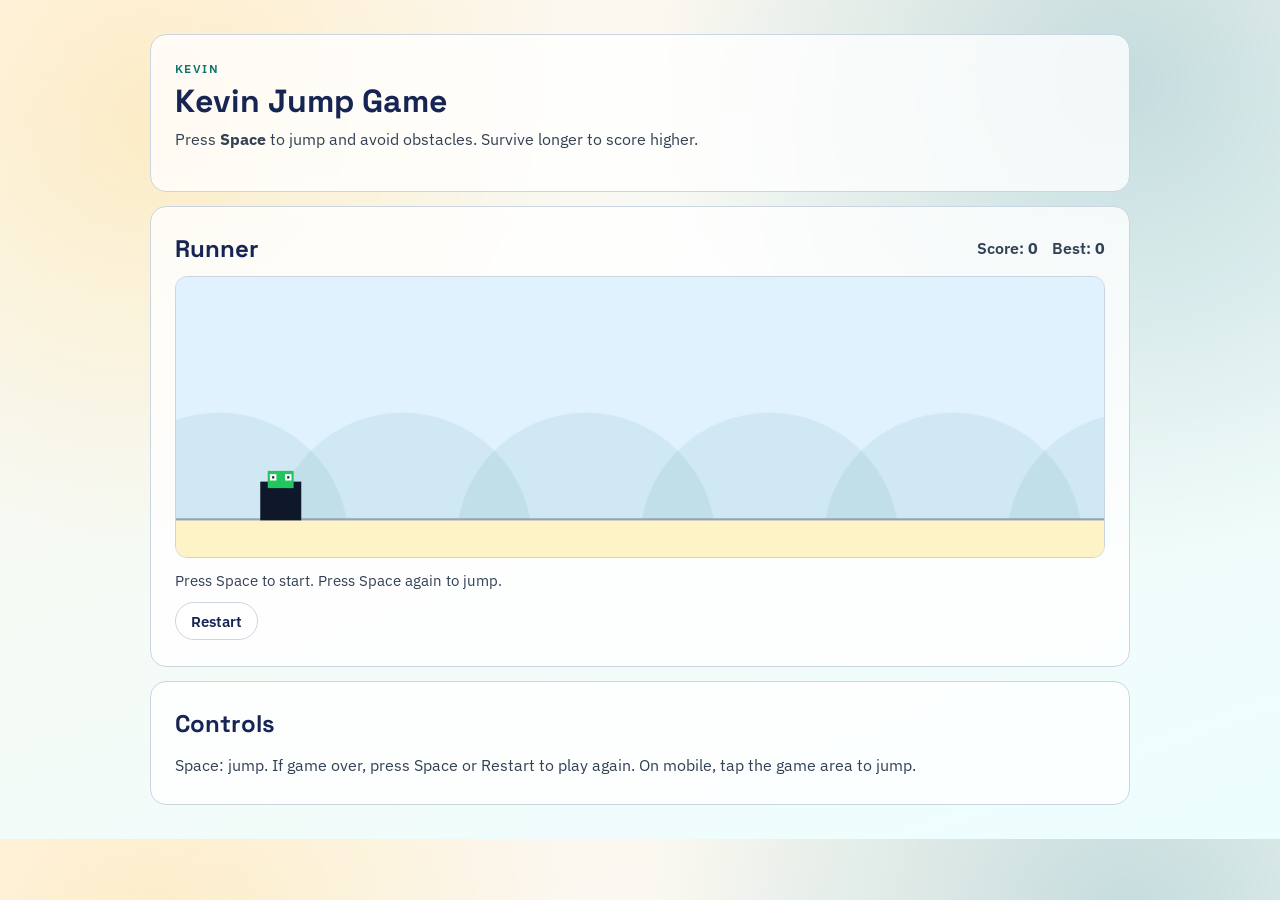
<file: index.html>
<!doctype html>
<html lang="en">
  <head>
    <meta charset="utf-8">
    <meta name="viewport" content="width=device-width, initial-scale=1">
    <title>Kevin Jump Game</title>
    <meta name="description" content="Kevin's mini browser game. Press Space to jump over obstacles.">
    <link rel="preconnect" href="https://fonts.googleapis.com">
    <link rel="preconnect" href="https://fonts.gstatic.com" crossorigin>
    <link
      href="https://fonts.googleapis.com/css2?family=IBM+Plex+Sans:wght@400;500;600&family=Space+Grotesk:wght@500;700&display=swap"
      rel="stylesheet"
    >
    <link rel="stylesheet" href="assets/css/style.css">
  </head>
  <body>
    <main class="page">
      <section class="panel hero">
        <p class="eyebrow">Kevin</p>
        <h1>Kevin Jump Game</h1>
        <p class="lead">
          Press <strong>Space</strong> to jump and avoid obstacles. Survive longer to score higher.
        </p>
      </section>

      <section class="panel game-panel">
        <div class="game-header">
          <h2>Runner</h2>
          <div class="scoreboard">
            <span>Score: <strong id="score">0</strong></span>
            <span>Best: <strong id="best-score">0</strong></span>
          </div>
        </div>
        <canvas id="game-canvas" width="860" height="260" aria-label="Kevin jump game area"></canvas>
        <p id="game-message" class="game-message">Press Space to start. Press Space again to jump.</p>
        <div class="actions">
          <button id="restart-btn" class="btn secondary" type="button">Restart</button>
        </div>
      </section>

      <section class="panel">
        <h2>Controls</h2>
        <p class="control-hint">
          Space: jump. If game over, press Space or Restart to play again.
          On mobile, tap the game area to jump.
        </p>
      </section>

    </main>
    <script src="assets/js/game.js"></script>
    <script>
      window.difyChatbotConfig = { token: '7CGqH7T8PcWYljA3', baseUrl: 'https://udify.app' }
    </script>
    <script src="https://udify.app/embed.min.js" id="7CGqH7T8PcWYljA3" defer></script>
  </body>
</html>
</file>
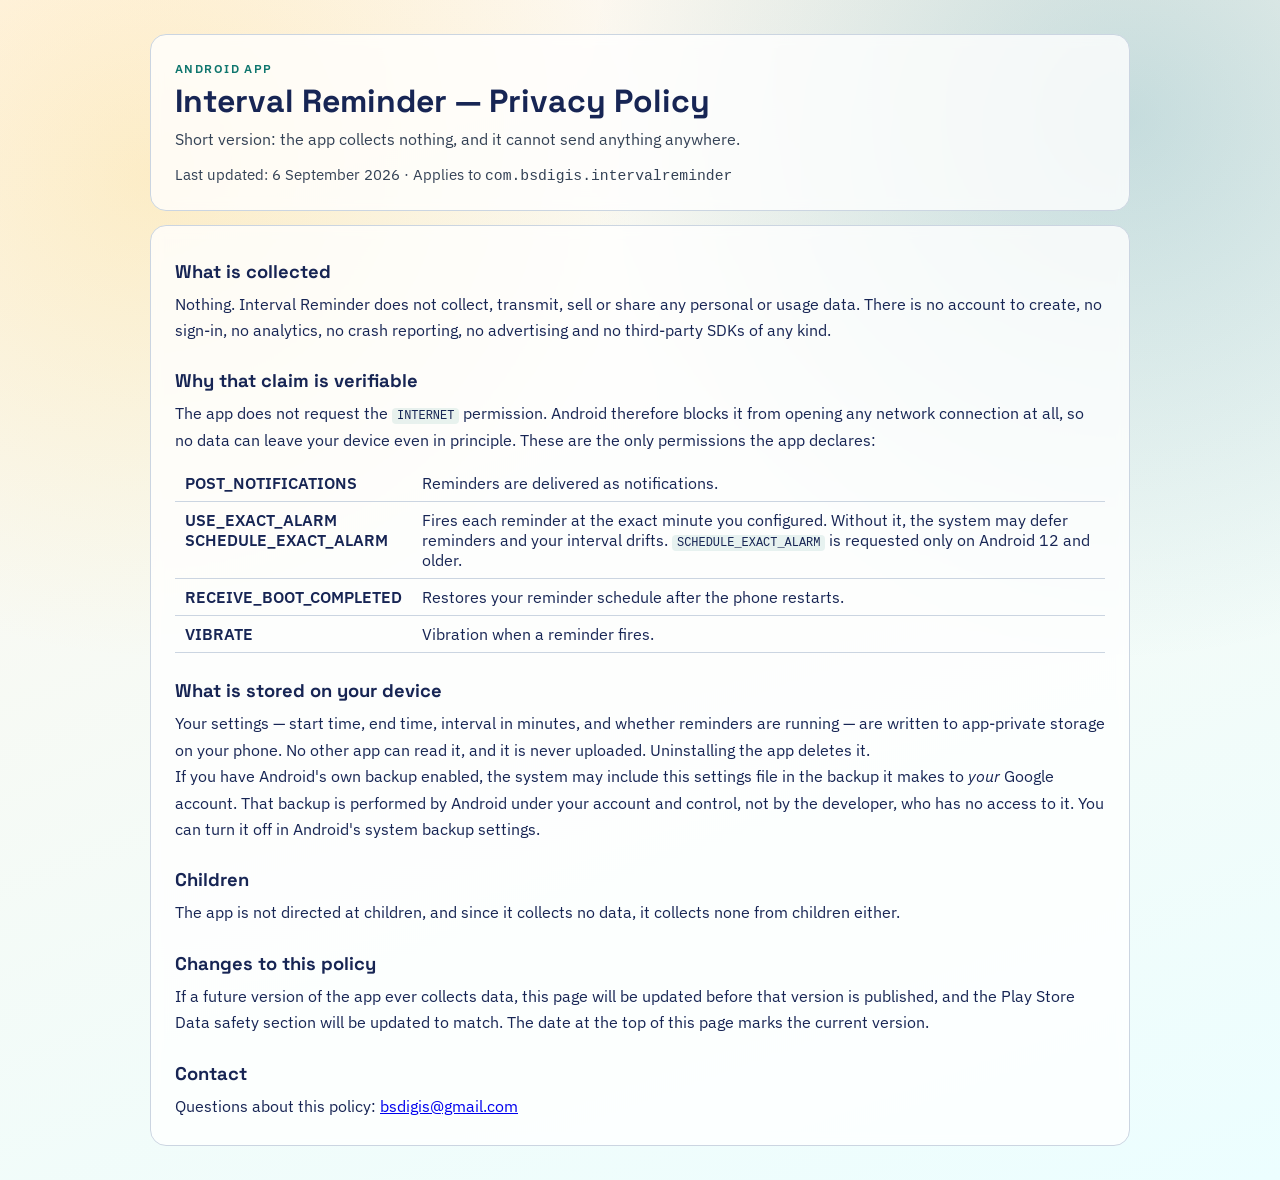
<file: interval-reminder/privacy.html>
<!doctype html>
<html lang="en">
  <head>
    <meta charset="utf-8">
    <meta name="viewport" content="width=device-width, initial-scale=1">
    <title>Privacy Policy — Interval Reminder</title>
    <meta name="description" content="Privacy policy for the Interval Reminder Android app: no data is collected, and the app has no internet access.">
    <link rel="preconnect" href="https://fonts.googleapis.com">
    <link rel="preconnect" href="https://fonts.gstatic.com" crossorigin>
    <link
      href="https://fonts.googleapis.com/css2?family=IBM+Plex+Sans:wght@400;500;600&family=Space+Grotesk:wght@500;700&display=swap"
      rel="stylesheet"
    >
    <link rel="stylesheet" href="../assets/css/style.css">
    <style>
      .prose h2 { margin: 26px 0 8px; font-size: 1.15rem; }
      .prose h2:first-of-type { margin-top: 8px; }
      .prose p, .prose li { line-height: 1.65; }
      .prose ul { padding-left: 20px; }
      .prose table { width: 100%; border-collapse: collapse; margin: 12px 0; }
      .prose th, .prose td { text-align: left; padding: 8px 10px; border-bottom: 1px solid var(--line); vertical-align: top; }
      .prose th { font-weight: 600; white-space: nowrap; }
      .prose code { background: rgba(15, 118, 110, 0.09); padding: 1px 5px; border-radius: 4px; font-size: 0.92em; }
      .updated { color: var(--muted); font-size: 0.92rem; }
    </style>
  </head>
  <body>
    <main class="page">
      <section class="panel hero">
        <p class="eyebrow">Android app</p>
        <h1>Interval Reminder — Privacy Policy</h1>
        <p class="lead">Short version: the app collects nothing, and it cannot send anything anywhere.</p>
        <p class="updated">Last updated: 6 September 2026 · Applies to <code>com.bsdigis.intervalreminder</code></p>
      </section>

      <section class="panel prose">
        <h2>What is collected</h2>
        <p>
          Nothing. Interval Reminder does not collect, transmit, sell or share any personal or
          usage data. There is no account to create, no sign-in, no analytics, no crash
          reporting, no advertising and no third-party SDKs of any kind.
        </p>

        <h2>Why that claim is verifiable</h2>
        <p>
          The app does not request the <code>INTERNET</code> permission. Android therefore blocks
          it from opening any network connection at all, so no data can leave your device even in
          principle. These are the only permissions the app declares:
        </p>
        <table>
          <tr>
            <th>POST_NOTIFICATIONS</th>
            <td>Reminders are delivered as notifications.</td>
          </tr>
          <tr>
            <th>USE_EXACT_ALARM<br>SCHEDULE_EXACT_ALARM</th>
            <td>
              Fires each reminder at the exact minute you configured. Without it, the system may
              defer reminders and your interval drifts. <code>SCHEDULE_EXACT_ALARM</code> is
              requested only on Android 12 and older.
            </td>
          </tr>
          <tr>
            <th>RECEIVE_BOOT_COMPLETED</th>
            <td>Restores your reminder schedule after the phone restarts.</td>
          </tr>
          <tr>
            <th>VIBRATE</th>
            <td>Vibration when a reminder fires.</td>
          </tr>
        </table>

        <h2>What is stored on your device</h2>
        <p>
          Your settings — start time, end time, interval in minutes, and whether reminders are
          running — are written to app-private storage on your phone. No other app can read it,
          and it is never uploaded. Uninstalling the app deletes it.
        </p>
        <p>
          If you have Android's own backup enabled, the system may include this settings file in
          the backup it makes to <em>your</em> Google account. That backup is performed by Android
          under your account and control, not by the developer, who has no access to it. You can
          turn it off in Android's system backup settings.
        </p>

        <h2>Children</h2>
        <p>
          The app is not directed at children, and since it collects no data, it collects none
          from children either.
        </p>

        <h2>Changes to this policy</h2>
        <p>
          If a future version of the app ever collects data, this page will be updated before that
          version is published, and the Play Store Data safety section will be updated to match.
          The date at the top of this page marks the current version.
        </p>

        <h2>Contact</h2>
        <p>
          Questions about this policy: <a href="mailto:bsdigis@gmail.com">bsdigis@gmail.com</a>
        </p>
      </section>
    </main>
  </body>
</html>
</file>
<file: assets/css/style.css>
:root {
  --bg-top: #fff7ed;
  --bg-bottom: #ecfeff;
  --ink: #172554;
  --muted: #334155;
  --surface: #fffbeb;
  --line: #cbd5e1;
  --accent: #0f766e;
  --accent-ink: #ffffff;
}

* {
  box-sizing: border-box;
}

body {
  margin: 0;
  font-family: "IBM Plex Sans", Arial, sans-serif;
  color: var(--ink);
  background:
    radial-gradient(circle at 12% 15%, rgba(251, 191, 36, 0.2), transparent 32%),
    radial-gradient(circle at 88% 10%, rgba(14, 116, 144, 0.22), transparent 35%),
    linear-gradient(160deg, var(--bg-top), var(--bg-bottom));
}

.page {
  width: min(980px, 92vw);
  margin: 34px auto;
  display: grid;
  gap: 14px;
}

.panel {
  background: rgba(255, 255, 255, 0.78);
  border: 1px solid var(--line);
  border-radius: 16px;
  padding: 26px 24px;
  backdrop-filter: blur(6px);
}

h1, h2, h3 {
  font-family: "Space Grotesk", "IBM Plex Sans", Arial, sans-serif;
  color: var(--ink);
}

h1 {
  margin: 0 0 10px;
  line-height: 1.08;
  font-size: 2rem;
}

h2 {
  margin: 0 0 14px;
}

p {
  margin: 0;
}

.eyebrow {
  margin: 0 0 8px;
  text-transform: uppercase;
  letter-spacing: 0.12em;
  font-size: 0.74rem;
  font-weight: 600;
  color: #0f766e;
}

.lead {
  margin: 0 0 16px;
  color: var(--muted);
  max-width: 62ch;
}

.actions {
  display: flex;
  gap: 10px;
  flex-wrap: wrap;
}

.btn {
  display: inline-block;
  border-radius: 999px;
  font-weight: 600;
  text-decoration: none;
  border: 0;
  cursor: pointer;
  padding: 8px 15px;
  transition: transform 160ms ease, box-shadow 160ms ease;
  font-family: "IBM Plex Sans", Arial, sans-serif;
  font-size: 0.95rem;
}

.btn:hover {
  transform: translateY(-1px);
}

.btn.primary {
  background: var(--accent);
  color: var(--accent-ink);
  box-shadow: 0 6px 16px rgba(15, 118, 110, 0.24);
}

.btn.secondary {
  border: 1px solid var(--line);
  color: var(--ink);
  background: #ffffffcc;
}

.game-panel {
  display: grid;
  gap: 12px;
}

.game-header {
  display: flex;
  align-items: center;
  justify-content: space-between;
  gap: 10px;
  flex-wrap: wrap;
}

.game-header h2 {
  margin-bottom: 0;
}

.scoreboard {
  display: flex;
  gap: 14px;
  color: var(--muted);
  font-weight: 600;
}

#game-canvas {
  width: 100%;
  height: auto;
  display: block;
  border: 1px solid var(--line);
  border-radius: 12px;
  background: linear-gradient(180deg, #dbeafe 0%, #ecfeff 65%, #fef3c7 100%);
  touch-action: manipulation;
}

.game-message {
  color: var(--muted);
  font-size: 0.95rem;
}

.control-hint {
  color: var(--muted);
  line-height: 1.55;
}

.hidden {
  display: none;
}

.grid {
  display: grid;
  grid-template-columns: repeat(auto-fit, minmax(180px, 1fr));
  gap: 10px;
}

.card {
  border: 1px solid var(--line);
  border-radius: 12px;
  padding: 14px;
  background: var(--surface);
}

.card p {
  color: var(--muted);
  font-size: 0.95rem;
}

ol {
  margin: 0;
  padding-left: 20px;
  color: var(--muted);
}

li + li {
  margin-top: 8px;
}

@media (max-width: 720px) {
  .page {
    margin: 18px auto;
  }

  .panel {
    padding: 20px 16px;
  }

  h1 {
    font-size: 1.62rem;
  }

  .scoreboard {
    width: 100%;
    justify-content: space-between;
  }
}
</file>
